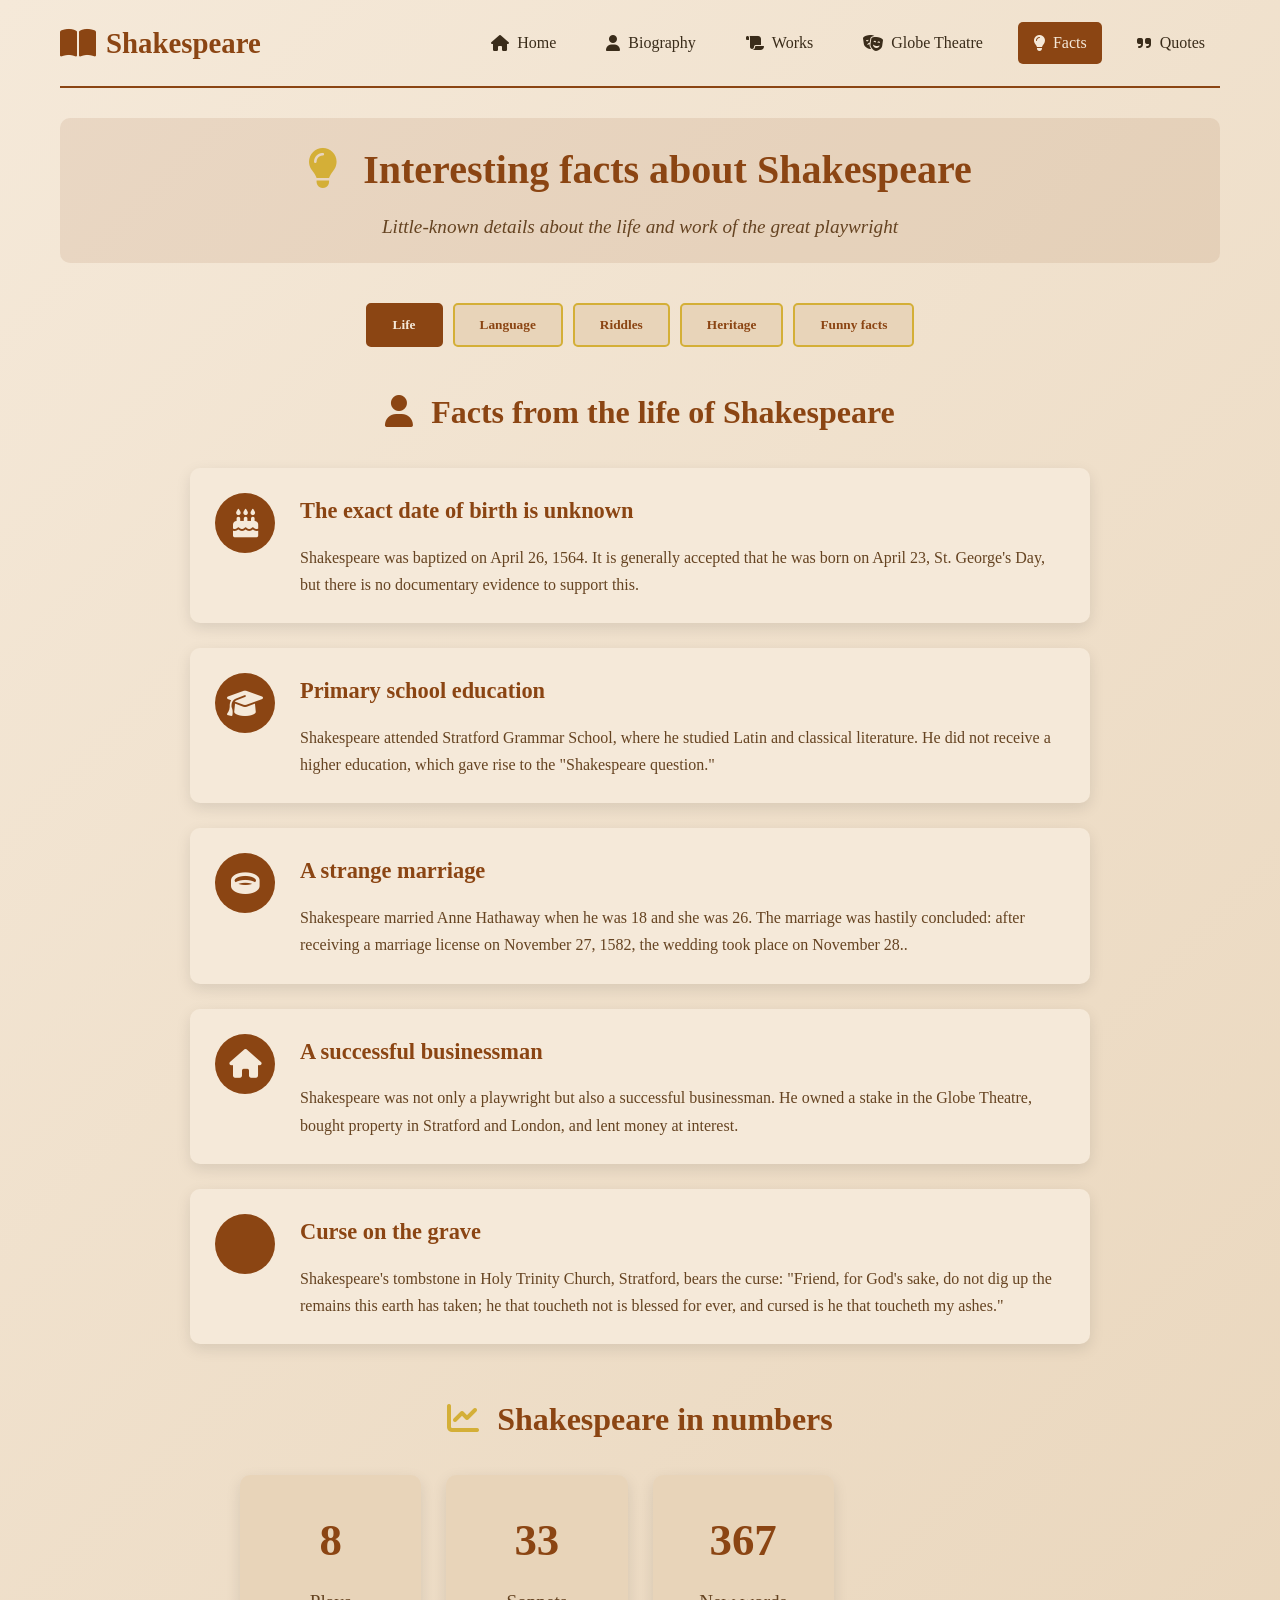
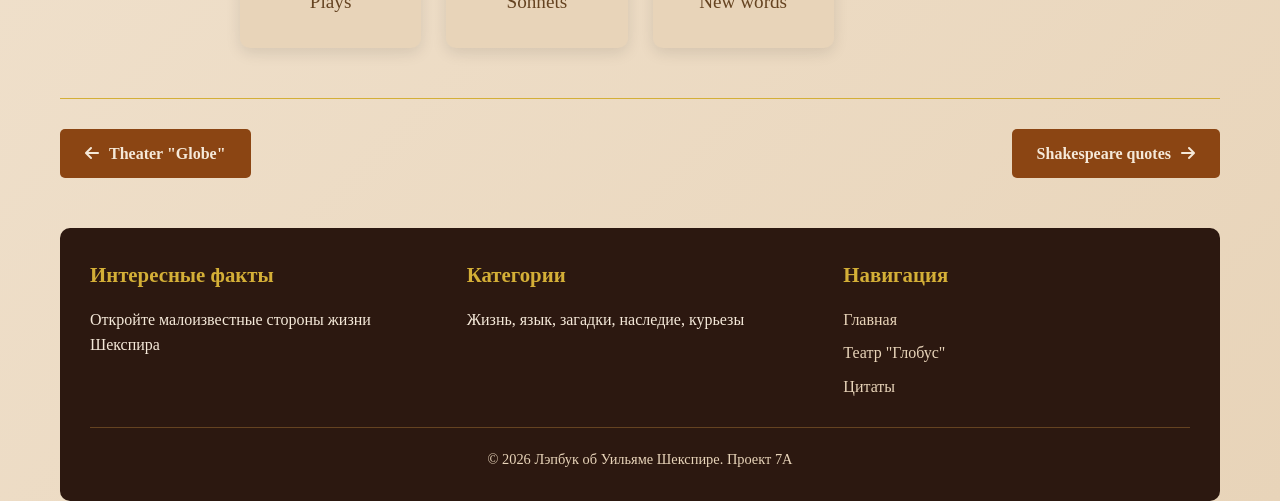
<file: facts.html>
<!DOCTYPE html>
<html lang="ru">
<head>
    <meta charset="UTF-8">
    <meta name="viewport" content="width=device-width, initial-scale=1.0">
    <title>Interesting facts about Shakespeare</title>
    <link rel="stylesheet" href="https://cdnjs.cloudflare.com/ajax/libs/font-awesome/6.4.0/css/all.min.css">
    <link rel="stylesheet" href="css/style.css">
    <link rel="stylesheet" href="css/facts.css">
</head>
<body>
    <div class="container">
        <nav class="main-nav">
            <div class="nav-brand">
                <i class="fas fa-book-open"></i>
                <span>Shakespeare</span>
            </div>
            <ul class="nav-menu">
                <li class="nav-item"><a href="index.html"><i class="fas fa-home"></i> Home</a></li>
                <li class="nav-item"><a href="biography.html"><i class="fas fa-user"></i> Biography</a></li>
                <li class="nav-item"><a href="works.html"><i class="fas fa-scroll"></i> Works</a></li>
                <li class="nav-item"><a href="theater.html"><i class="fas fa-theater-masks"></i> Globe Theatre</a></li>
                <li class="nav-item active"><a href="facts.html"><i class="fas fa-lightbulb"></i> Facts</a></li>
                <li class="nav-item"><a href="quotes.html"><i class="fas fa-quote-right"></i> Quotes</a></li>
            </ul>
            <button class="nav-toggle" id="navToggle">
                <i class="fas fa-bars"></i>
            </button>
        </nav>

        <main class="page-content">
            <div class="page-header">
                <h1><i class="fas fa-lightbulb"></i> Interesting facts about Shakespeare</h1>
                <p class="page-subtitle">Little-known details about the life and work of the great playwright</p>
            </div>
            
            <div class="facts-categories">
                <div class="category-tabs">
                    <button class="fact-tab active" data-category="life">Life</button>
                    <button class="fact-tab" data-category="language">Language</button>
                    <button class="fact-tab" data-category="mysteries">Riddles</button>
                    <button class="fact-tab" data-category="legacy">Heritage</button>
                    <button class="fact-tab" data-category="fun">Funny facts</button>
                </div>
                
                <div class="facts-container">
                    <!-- Жизнь -->
                    <div class="fact-category active" id="life">
                        <h2><i class="fas fa-user"></i> Facts from the life of Shakespeare</h2>
                        
                        <div class="fact-card">
                            <div class="fact-icon"><i class="fas fa-birthday-cake"></i></div>
                            <div class="fact-content">
                                <h3>The exact date of birth is unknown</h3>
                                <p>Shakespeare was baptized on April 26, 1564. It is generally accepted that he was born on April 23, St. George's Day, but there is no documentary evidence to support this.</p>
                            </div>
                        </div>
                        
                        <div class="fact-card">
                            <div class="fact-icon"><i class="fas fa-graduation-cap"></i></div>
                            <div class="fact-content">
                                <h3>Primary school education</h3>
                                <p>Shakespeare attended Stratford Grammar School, where he studied Latin and classical literature. He did not receive a higher education, which gave rise to the "Shakespeare question."</p>
                            </div>
                        </div>
                        
                        <div class="fact-card">
                            <div class="fact-icon"><i class="fas fa-ring"></i></div>
                            <div class="fact-content">
                                <h3>A strange marriage</h3>
                                <p>Shakespeare married Anne Hathaway when he was 18 and she was 26. The marriage was hastily concluded: after receiving a marriage license on November 27, 1582, the wedding took place on November 28..</p>
                            </div>
                        </div>
                        
                        <div class="fact-card">
                            <div class="fact-icon"><i class="fas fa-home"></i></div>
                            <div class="fact-content">
                                <h3>A successful businessman</h3>
                                <p>Shakespeare was not only a playwright but also a successful businessman. He owned a stake in the Globe Theatre, bought property in Stratford and London, and lent money at interest.</p>
                            </div>
                        </div>
                        
                        <div class="fact-card">
                            <div class="fact-icon"><i class="fas fa-tombstone"></i></div>
                            <div class="fact-content">
                                <h3>Curse on the grave</h3>
                                <p>Shakespeare's tombstone in Holy Trinity Church, Stratford, bears the curse: "Friend, for God's sake, do not dig up the remains this earth has taken; he that toucheth not is blessed for ever, and cursed is he that toucheth my ashes."</p>
                            </div>
                        </div>
                    </div>
                    
                    <!-- Язык -->
                    <div class="fact-category" id="language">
                        <h2><i class="fas fa-language"></i> Shakespeare and the English language</h2>
                        
                        <div class="fact-card">
                            <div class="fact-icon"><i class="fas fa-keyboard"></i></div>
                            <div class="fact-content">
                                <h3>Inventor of words</h3>
                                <p>Shakespeare introduced more than 1,700 words into the English language that we use today. Among them: "addiction," "bedroom," "eyeball," "fashionable," and "lonely."</p>
                            </div>
                        </div>
                        
                        <div class="fact-card">
                            <div class="fact-icon"><i class="fas fa-quote-right"></i></div>
                            <div class="fact-content">
                                <h3>Author of popular phrases</h3>
                                <p>Many phrases we use today first appeared in Shakespeare's works: "to be or not to be," "all the world's a stage," "all that glitters is not gold," "a lady protests too much."</p>
                            </div>
                        </div>
                        
                        <div class="fact-card">
                            <div class="fact-icon"><i class="fas fa-book"></i></div>
                            <div class="fact-content">
                                <h3>Shakespeare's Dictionary</h3>
                                <p>Shakespeare's vocabulary is estimated at 17,000-29,000 words (by comparison, the average educated person uses about 3,000-5,000 words). The King James Version uses about 8,000 different words.</p>
                            </div>
                        </div>
                        
                        <div class="fact-card">
                            <div class="fact-icon"><i class="fas fa-spell-check"></i></div>
                            <div class="fact-content">
                                <h3>Different spelling options</h3>
                                <p>Shakespeare's surname appears in documents with over 80 spelling variations, including Shakespear, Shakspear, Shakspere, and even Shaxberd. The playwright himself signed his name differently in different documents.</p>
                            </div>
                        </div>
                    </div>
                    
                    <!-- Загадки -->
                    <div class="fact-category" id="mysteries">
                        <h2><i class="fas fa-question-circle"></i> Riddles and hoaxes</h2>
                        
                        <div class="fact-card">
                            <div class="fact-icon"><i class="fas fa-user-secret"></i></div>
                            <div class="fact-content">
                                <h3>The Shakespearean Question</h3>
                                <p>Some scholars doubt that a man named William Shakespeare of Stratford wrote all the works attributed to him. Francis Bacon, Christopher Marlowe, and Edward de Vere have been suggested as possible authors.</p>
                            </div>
                        </div>
                        
                        <div class="fact-card">
                            <div class="fact-icon"><i class="fas fa-portrait"></i></div>
                            <div class="fact-content">
                                <h3>The Mystery of Portraits</h3>
                                <p>Не существует прижизненных портретов Шекспира, написанных с натуры. Самый известный портрет — гравюра Мартина Друшаута из Первого фолио (1623). Также существует Чандосовский портрет, но его атрибуция спорна.</p>
                            </div>
                        </div>
                        
                        <div class="fact-card">
                            <div class="fact-icon"><i class="fas fa-mask"></i></div>
                            <div class="fact-content">
                                <h3>Lost Years</h3>
                                <p>Nothing is known about Shakespeare's life from 1585 to 1592 (between the birth of the twins and his arrival in London). This period is known as the "Lost Years." Various theories exist: he was a teacher, a soldier, a lawyer, or traveled throughout Europe.</p>
                            </div>
                        </div>
                        
                        <div class="fact-card">
                            <div class="fact-icon"><i class="fas fa-book-dead"></i></div>
                            <div class="fact-content">
                                <h3>The Curse of Macbeth</h3>
                                <p>There's a superstition in the theater that uttering the title of "Macbeth" in the theater brings bad luck. Actors call it "the Scottish play." Shakespeare is believed to have used actual witchcraft in the play.</p>
                            </div>
                        </div>
                    </div>
                    
                    <!-- Наследие -->
                    <div class="fact-category" id="legacy">
                        <h2><i class="fas fa-monument"></i> Legacy and influence</h2>
                        
                        <div class="fact-card">
                            <div class="fact-icon"><i class="fas fa-film"></i></div>
                            <div class="fact-content">
                                <h3>Record-breaking film adaptations</h3>
                                <p>Shakespeare's works have been adapted for the screen over 400 times—a record for any writer. "Hamlet" has been adapted for the screen over 50 times, and "Romeo and Juliet" over 40 times. The first adaptation was made in 1899.</p>
                            </div>
                        </div>
                        
                        <div class="fact-card">
                            <div class="fact-icon"><i class="fas fa-globe"></i></div>
                            <div class="fact-content">
                                <h3>Shakespeare in Space</h3>
                                <p>On Mercury, there is a crater called Shakespeare, 400 km in diameter. An asteroid (2985 Shakespeare) and craters on Uranus's moons, Miranda and Oberon, are also named after Shakespeare.</p>
                            </div>
                        </div>
                        
                        <div class="fact-card">
                            <div class="fact-icon"><i class="fas fa-calendar-alt"></i></div>
                            <div class="fact-content">
                                <h3>Shakespeare Day</h3>
                                <p>April 23 is celebrated as Shakespeare Day, the date Shakespeare died on (according to the Julian calendar). April 23 is also World Book and Copyright Day..</p>
                            </div>
                        </div>
                        
                        <div class="fact-card">
                            <div class="fact-icon"><i class="fas fa-monument"></i></div>
                            <div class="fact-content">
                                <h3>Monuments around the world</h3>
                                <p>Shakespeare monuments have been erected in London, Stratford, New York, San Francisco, Melbourne, Buenos Aires, and many other cities around the world. New York's Central Park boasts the only Shakespeare monument depicting him seated.</p>
                            </div>
                        </div>
                    </div>
                    
                    <!-- Забавные facts -->
                    <div class="fact-category" id="fun">
                        <h2><i class="fas fa-laugh"></i> Funny and curious facts</h2>
                        
                        <div class="fact-card">
                            <div class="fact-icon"><i class="fas fa-beer"></i></div>
                            <div class="fact-content">
                                <h3>Shakespeare Brewery</h3>
                                <p>In 2016, to mark the 400th anniversary of Shakespeare's death, a British brewery released "Shakespeare's Birthplace," a beer brewed according to a 16th-century recipe that included barley, hops, and wild rosemary.</p>
                            </div>
                        </div>
                        
                        <div class="fact-card">
                            <div class="fact-icon"><i class="fas fa-cat"></i></div>
                            <div class="fact-content">
                                <h3>Shakespeare's Cat</h3>
                                <p>Shakespeare's works mention over 50 different animals, but never cats. However, the plays also include references to tigers, lions, and leopards..</p>
                            </div>
                        </div>
                        
                        <div class="fact-card">
                            <div class="fact-icon"><i class="fas fa-ghost"></i></div>
                            <div class="fact-content">
                                <h3>The Ghost in Hamlet</h3>
                                <p>The ghost of Hamlet's father is one of the most famous ghosts in world literature. Interestingly, in the original text, the ghost speaks 90 lines, but in some productions, he speaks nothing at all.</p>
                            </div>
                        </div>
                        
                        <div class="fact-card">
                            <div class="fact-icon"><i class="fas fa-user-md"></i></div>
                            <div class="fact-content">
                                <h3>Shakespeare and medicine</h3>
                                <p>Shakespeare's works mention over 700 medical terms and describe 64 different diseases. Some researchers believe Shakespeare may have worked as an apothecary or physician.</p>
                            </div>
                        </div>
                        
                        <div class="fact-card">
                            <div class="fact-icon"><i class="fas fa-camera"></i></div>
                            <div class="fact-content">
                                <h3>A photograph of Shakespeare's "ghost"</h3>
                                <p>In 1869, a photograph was taken that purported to capture Shakespeare's ghost. In reality, it was a double exposure. The photograph became popular and gave rise to numerous legends.</p>
                            </div>
                        </div>
                    </div>
                </div>
            </div>
            
            <div class="facts-counter">
                <h2><i class="fas fa-chart-line"></i> Shakespeare in numbers</h2>
                <div class="counter-grid">
                    <div class="counter-item">
                        <div class="counter-number" data-count="38">0</div>
                        <div class="counter-label">Plays</div>
                    </div>
                    <div class="counter-item">
                        <div class="counter-number" data-count="154">0</div>
                        <div class="counter-label">Sonnets</div>
                    </div>
                    <div class="counter-item">
                        <div class="counter-number" data-count="1700">0</div>
                        <div class="counter-label">New words</div>
                    </div>
                    <div class="counter-item">
                        <div class="counter-number" data-count="400">0</div>
                        <div class="counter-label">Film adaptations</div>
                    </div>
                </div>
            </div>
            
            <div class="page-navigation">
                <a href="theater.html" class="nav-button prev-button">
                    <i class="fas fa-arrow-left"></i> Theater "Globe"
                </a>
                <a href="quotes.html" class="nav-button next-button">
                    Shakespeare quotes <i class="fas fa-arrow-right"></i>
                </a>
            </div>
        </main>
        
        <footer>
            <div class="footer-content">
                <div class="footer-section">
                    <h3>Интересные факты</h3>
                    <p>Откройте малоизвестные стороны жизни Шекспира</p>
                </div>
                <div class="footer-section">
                    <h3>Категории</h3>
                    <p>Жизнь, язык, загадки, наследие, курьезы</p>
                </div>
                <div class="footer-section">
                    <h3>Навигация</h3>
                    <ul class="footer-nav">
                        <li><a href="index.html">Главная</a></li>
                        <li><a href="theater.html">Театр "Глобус"</a></li>
                        <li><a href="quotes.html">Цитаты</a></li>
                    </ul>
                </div>
            </div>
            <div class="footer-bottom">
                <p>© 2026 Лэпбук об Уильяме Шекспире. Проект 7А</p>
            </div>
        </footer>
    </div>

    <script src="js/script.js"></script>
    <script src="js/facts.js"></script>
</body>
</html>
</file>
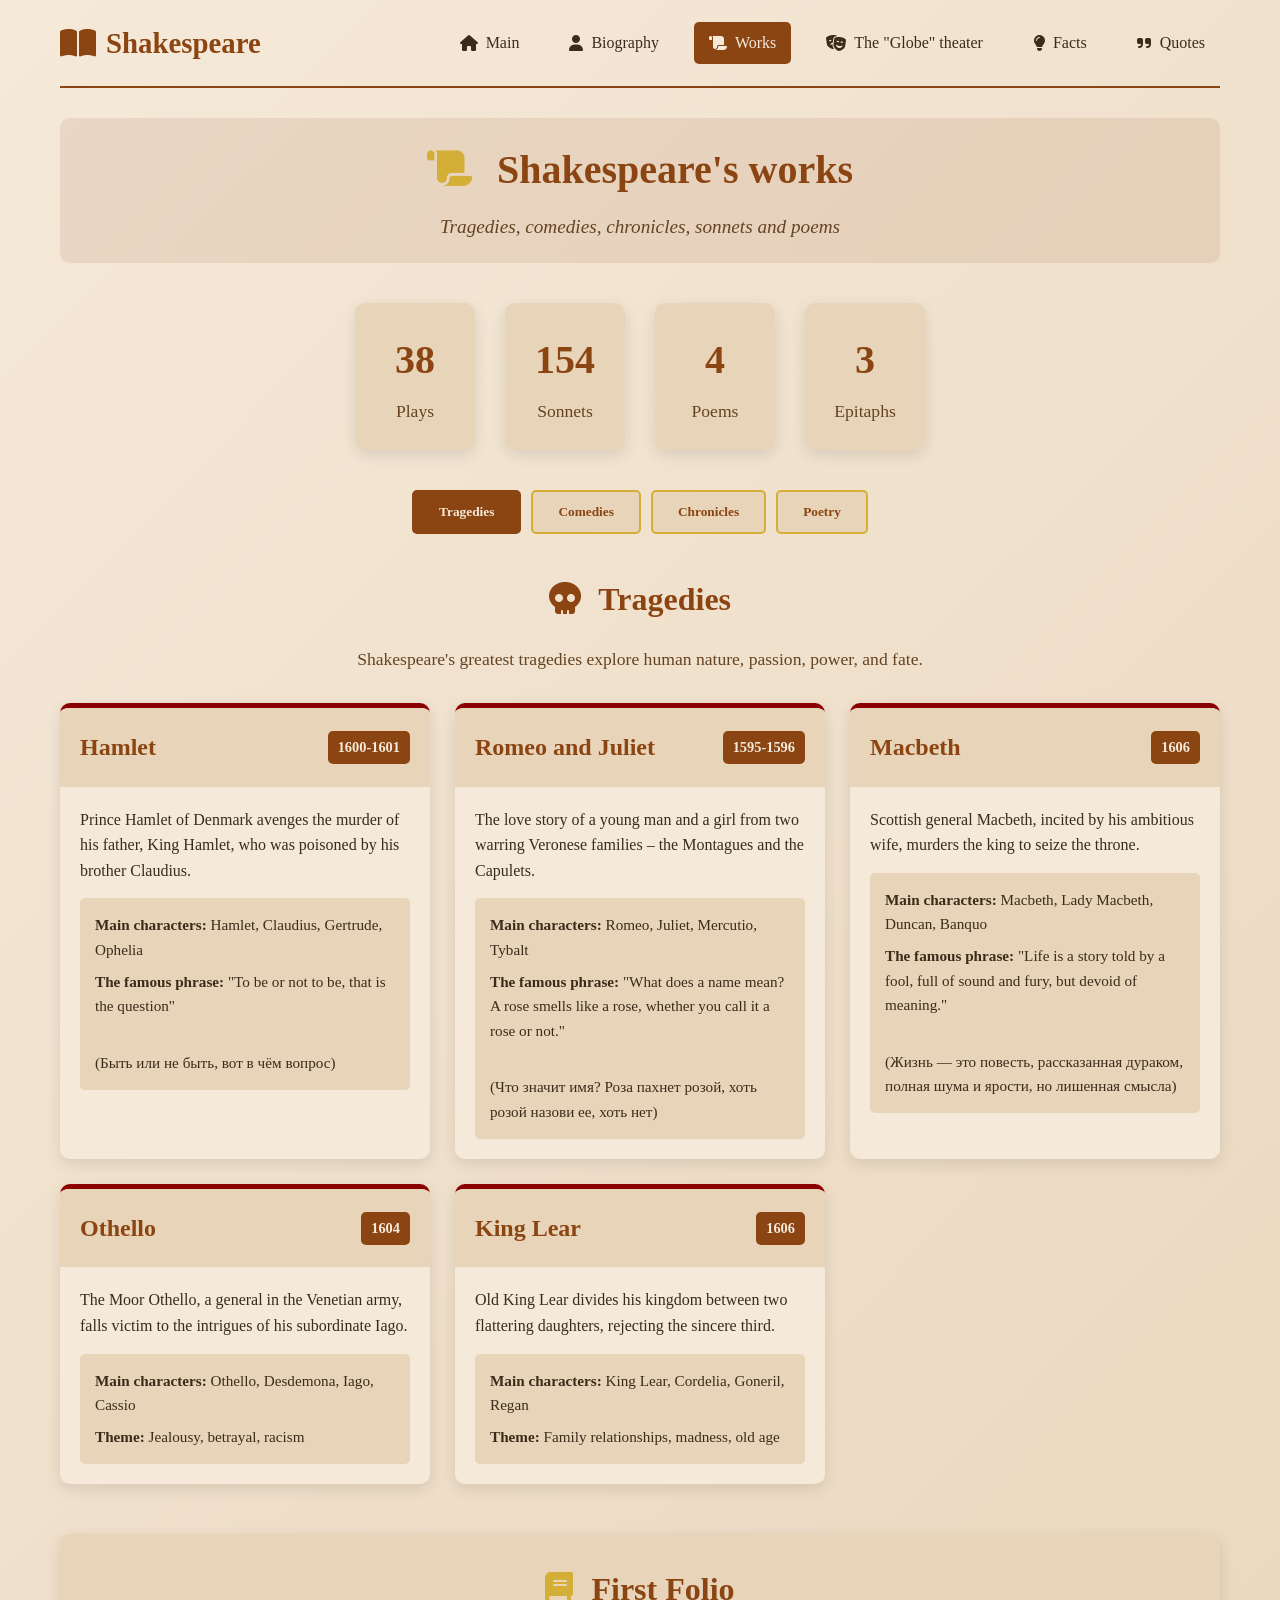
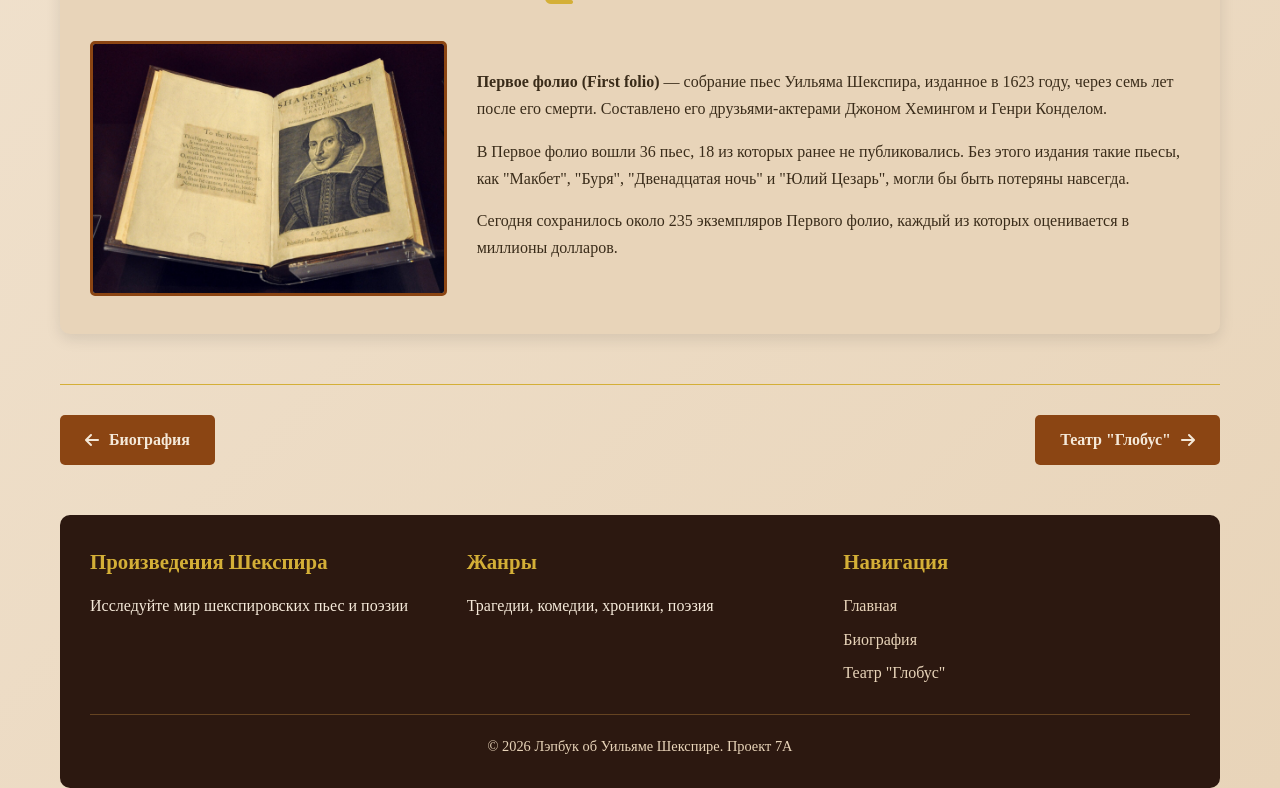
<file: works.html>
<!DOCTYPE html>
<html lang="ru">
<head>
    <meta charset="UTF-8">
    <meta name="viewport" content="width=device-width, initial-scale=1.0">
    <title>Shakespeare's works</title>
    <link rel="stylesheet" href="https://cdnjs.cloudflare.com/ajax/libs/font-awesome/6.4.0/css/all.min.css">
    <link rel="stylesheet" href="css/style.css">
    <link rel="stylesheet" href="css/works.css">
</head>
<body>
    <div class="container">
        <nav class="main-nav">
            <div class="nav-brand">
                <i class="fas fa-book-open"></i>
                <span>Shakespeare</span>
            </div>
            <ul class="nav-menu">
                <li class="nav-item active"><a href="index.html"><i class="fas fa-home"></i> Main</a></li>
                <li class="nav-item"><a href="biography.html"><i class="fas fa-user"></i> Biography</a></li>
                <li class="nav-item"><a href="works.html"><i class="fas fa-scroll"></i> Works</a></li>
                <li class="nav-item"><a href="theater.html"><i class="fas fa-theater-masks"></i> The "Globe" theater</a></li>
                <li class="nav-item"><a href="facts.html"><i class="fas fa-lightbulb"></i> Facts</a></li>
                <li class="nav-item"><a href="quotes.html"><i class="fas fa-quote-right"></i> Quotes</a></li>
            </ul>
            <button class="nav-toggle" id="navToggle">
                <i class="fas fa-bars"></i>
            </button>
        </nav>

        <main class="page-content">
            <div class="page-header">
                <h1><i class="fas fa-scroll"></i> Shakespeare's works</h1>
                <p class="page-subtitle">Tragedies, comedies, chronicles, sonnets and poems</p>
            </div>
            
            <div class="works-stats">
                <div class="stat-item">
                    <div class="stat-number">38</div>
                    <div class="stat-label">Plays</div>
                </div>
                <div class="stat-item">
                    <div class="stat-number">154</div>
                    <div class="stat-label">Sonnets</div>
                </div>
                <div class="stat-item">
                    <div class="stat-number">4</div>
                    <div class="stat-label">Poems</div>
                </div>
                <div class="stat-item">
                    <div class="stat-number">3</div>
                    <div class="stat-label">Epitaphs</div>
                </div>
            </div>
            
            <div class="works-categories">
                <div class="category-tabs">
                    <button class="tab-button active" data-category="tragedies">Tragedies</button>
                    <button class="tab-button" data-category="comedies">Comedies</button>
                    <button class="tab-button" data-category="histories">Chronicles</button>
                    <button class="tab-button" data-category="poetry">Poetry</button>
                </div>
                
                <div class="category-content active" id="tragedies">
                    <h2><i class="fas fa-skull"></i> Tragedies</h2>
                    <p class="category-description">Shakespeare's greatest tragedies explore human nature, passion, power, and fate.</p>
                    
                    <div class="works-grid">
                        <div class="work-card tragedy">
                            <div class="work-header">
                                <h3>Hamlet</h3>
                                <span class="work-year">1600-1601</span>
                            </div>
                            <div class="work-content">
                                <p class="work-synopsis">Prince Hamlet of Denmark avenges the murder of his father, King Hamlet, who was poisoned by his brother Claudius.</p>
                                <div class="work-info">
                                    <p><strong>Main characters:</strong> Hamlet, Claudius, Gertrude, Ophelia</p>
                                    <p><strong>The famous phrase:</strong> "To be or not to be, that is the question"</p>
                                    <br>(Быть или не быть, вот в чём вопрос)</br>
                                </div>
                            </div>
                        </div>
                        
                        <div class="work-card tragedy">
                            <div class="work-header">
                                <h3>Romeo and Juliet</h3>
                                <span class="work-year">1595-1596</span>
                            </div>
                            <div class="work-content">
                                <p class="work-synopsis">The love story of a young man and a girl from two warring Veronese families – the Montagues and the Capulets.</p>
                                <div class="work-info">
                                    <p><strong>Main characters:</strong> Romeo, Juliet, Mercutio, Tybalt</p>
                                    <p><strong>The famous phrase:</strong> "What does a name mean? A rose smells like a rose, whether you call it a rose or not."</p>
                                    <br>(Что значит имя? Роза пахнет розой, хоть розой назови ее, хоть нет)</br>
                                </div>
                            </div>
                        </div>
                        
                        <div class="work-card tragedy">
                            <div class="work-header">
                                <h3>Macbeth</h3>
                                <span class="work-year">1606</span>
                            </div>
                            <div class="work-content">
                                <p class="work-synopsis">Scottish general Macbeth, incited by his ambitious wife, murders the king to seize the throne.</p>
                                <div class="work-info">
                                    <p><strong>Main characters:</strong> Macbeth, Lady Macbeth, Duncan, Banquo</p>
                                    <p><strong>The famous phrase:</strong> "Life is a story told by a fool, full of sound and fury, but devoid of meaning."</p>
                                    <br>(Жизнь — это повесть, рассказанная дураком, полная шума и ярости, но лишенная смысла)</br>
                                </div>
                            </div>
                        </div>
                        
                        <div class="work-card tragedy">
                            <div class="work-header">
                                <h3>Othello</h3>
                                <span class="work-year">1604</span>
                            </div>
                            <div class="work-content">
                                <p class="work-synopsis">The Moor Othello, a general in the Venetian army, falls victim to the intrigues of his subordinate Iago.</p>
                                <div class="work-info">
                                    <p><strong>Main characters:</strong> Othello, Desdemona, Iago, Cassio</p>
                                    <p><strong>Theme:</strong> Jealousy, betrayal, racism</p>
                                </div>
                            </div>
                        </div>
                        
                        <div class="work-card tragedy">
                            <div class="work-header">
                                <h3>King Lear</h3>
                                <span class="work-year">1606</span>
                            </div>
                            <div class="work-content">
                                <p class="work-synopsis">Old King Lear divides his kingdom between two flattering daughters, rejecting the sincere third.</p>
                                <div class="work-info">
                                    <p><strong>Main characters:</strong> King Lear, Cordelia, Goneril, Regan</p>
                                    <p><strong>Theme:</strong> Family relationships, madness, old age</p>
                                </div>
                            </div>
                        </div>
                    </div>
                </div>
                
                <div class="category-content" id="comedies">
                    <h2><i class="fas fa-laugh"></i> Comedies</h2>
                    <p class="category-description">Shakespeare's comedies are full of wit, love affairs and happy endings.</p>
                    
                    <div class="works-grid">
                        <div class="work-card comedy">
                            <div class="work-header">
                                <h3>A Midsummer Night's Dream</h3>
                                <span class="work-year">1595-1596</span>
                            </div>
                            <div class="work-content">
                                <p class="work-synopsis">A twisted love story set in a magical forest on the eve of the summer solstice.</p>
                                <div class="work-info">
                                    <p><strong>Main characters:</strong> Oberon, Titania, Puck, Theseus</p>
                                    <p><strong>Peculiarity:</strong> A combination of reality and fantasy</p>
                                </div>
                            </div>
                        </div>
                        
                        <div class="work-card comedy">
                            <div class="work-header">
                                <h3>The Taming of the Shrew</h3>
                                <span class="work-year">1593-1594</span>
                            </div>
                            <div class="work-content">
                                <p class="work-synopsis">Petruchio decides to marry the obstinate Katherina and "tames" her character.</p>
                                <div class="work-info">
                                    <p><strong>Main characters:</strong> Petruchio, Katarina, Bianca</p>
                                    <p><strong>Тheme:</strong> Gender roles, marriage, parenting</p>
                                </div>
                            </div>
                        </div>
                        
                        <div class="work-card comedy">
                            <div class="work-header">
                                <h3>Twelfth Night</h3>
                                <span class="work-year">1601-1602</span>
                            </div>
                            <div class="work-content">
                                <p class="work-synopsis">After a shipwreck, Viola disguises herself as a man and enters the service of Duke Orsino.</p>
                                <div class="work-info">
                                    <p><strong>Main characters:</strong> Viola/Sebastian, Orsino, Olivia</p>
                                    <p><strong>Peculiarity:</strong> The theme of dressing up and confusion</p>
                                </div>
                            </div>
                        </div>
                        
                        <div class="work-card comedy">
                            <div class="work-header">
                                <h3>Much ado about nothing</h3>
                                <span class="work-year">1598-1599</span>
                            </div>
                            <div class="work-content">
                                <p class="work-synopsis">The story of two couples: Claudio and Hero, and Benedick and Beatrice.</p>
                                <div class="work-info">
                                    <p><strong>Main characters:</strong> Benedick, Beatrice, Claudio, Gero</p>
                                    <p><strong>Theme:</strong> Love, deception, wit</p>
                                </div>
                            </div>
                        </div>
                    </div>
                </div>
                
                <div class="category-content" id="histories">
                    <h2><i class="fas fa-crown"></i> Historical chronicles</h2>
                    <p class="category-description">Plays based on English history that explore power, politics and national identity.</p>
                    
                    <div class="works-grid">
                        <div class="work-card history">
                            <div class="work-header">
                                <h3>Richard III</h3>
                                <span class="work-year">1592-1593</span>
                            </div>
                            <div class="work-content">
                                <p class="work-synopsis">The story of Richard III, the last Yorkist king, and his rise to the throne through betrayal and murder.</p>
                                <div class="work-info">
                                    <p><strong>Main characters:</strong> Richard III, Queen Margaret, Duke of Buckingham</p>
                                    <p><strong>Famous phrase:</strong> "A horse! A horse! Half a kingdom for a horse!"</p>
                                    <br>(Коня! Коня! Полцарства за коня!)</br>
                                </div>
                            </div>
                        </div>
                        
                        <div class="work-card history">
                            <div class="work-header">
                                <h3>Henry IV</h3>
                                <span class="work-year">1597-1598</span>
                            </div>
                            <div class="work-content">
                                <p class="work-synopsis">King Henry IV fights rebels while his son Prince Hal spends time with Sir John Falstaff.</p>
                                <div class="work-info">
                                    <p><strong>Main characters:</strong> Henry IV, Prince Hal, Falstaff, Hotspur</p>
                                    <p><strong>Peculiarity:</strong> A combination of serious story and comic scenes</p>
                                </div>
                            </div>
                        </div>
                        
                        <div class="work-card history">
                            <div class="work-header">
                                <h3>Henry V</h3>
                                <span class="work-year">1599</span>
                            </div>
                            <div class="work-content">
                                <p class="work-synopsis">Young King Henry V leads the English army to victory over the French at the Battle of Agincourt.</p>
                                <div class="work-info">
                                    <p><strong>Main characters:</strong> Henry V, Catherine, Fluellen</p>
                                    <p><strong>Famous phrase:</strong> "Once upon a time on St. Crispin's Day"</p>
                                    <br>"Однажды в день Святого Криспина"</br>
                                </div>
                            </div>
                        </div>
                    </div>
                </div>
                
                <div class="category-content" id="poetry">
                    <h2><i class="fas fa-heart"></i> Poetry</h2>
                    <p class="category-description">Shakespeare's sonnets and poems are masterpieces of love and philosophical lyrics.</p>
                    
                    <div class="poetry-works">
                        <div class="poetry-card">
                            <h3>Sonnets (1609)</h3>
                            <p>154 sonnets, devoted to themes of love, beauty, politics, and morality. They are divided into two cycles: sonnets 1-126 are addressed to a "fair-haired youth," and sonnets 127-154 to a "dark lady."</p>
                            <div class="sonnet-example">
                                <h4>Sonnet 18 (fragment):</h4>
                                <p class="sonnet-text">"Сравню ли с летним днем твои черты?<br>
                                Но ты милей, умеренней и нежней.<br>
                                Ломает май случайные цветы,<br>
                                И срок прекрасный слишком коротей."</p>
                            </div>
                        </div>
                        
                        <div class="poetry-card">
                            <h3>Venus and Adonis (Венера и Адонис) (1593)</h3>
                            <p>Shakespeare's first published work, the poem tells the story of the goddess of love, Venus, and her unsuccessful attempts to seduce the young hunter Adonis.</p>
                        </div>
                        
                        <div class="poetry-card">
                            <h3>Dishonored Lucretia (Обесчещенная Лукреция) (1594)</h3>
                            <p>A poem about the virtuous Roman woman Lucretia, who was raped by the son of King Tarquinius and committed suicide, which led to an uprising and the establishment of a republic.</p>
                        </div>
                    </div>
                </div>
            </div>
            
            <div class="first-folio">
                <h2><i class="fas fa-book"></i> First Folio</h2>    
                <div class="folio-content">
                    <div class="folio-image">
                        <img src="./imgs/First_Folio_VA.jpg" 
                             alt="Первое фолио Шекспира">
                    </div>
                    <div class="folio-text">
                        <p><strong>Первое фолио (First folio)</strong> — собрание пьес Уильяма Шекспира, изданное в 1623 году, через семь лет после его смерти. Составлено его друзьями-актерами Джоном Хемингом и Генри Конделом.</p>
                        <p>В Первое фолио вошли 36 пьес, 18 из которых ранее не публиковались. Без этого издания такие пьесы, как "Макбет", "Буря", "Двенадцатая ночь" и "Юлий Цезарь", могли бы быть потеряны навсегда.</p>
                        <p>Сегодня сохранилось около 235 экземпляров Первого фолио, каждый из которых оценивается в миллионы долларов.</p>
                    </div>
                </div>
            </div>
            
            <div class="page-navigation">
                <a href="biography.html" class="nav-button prev-button">
                    <i class="fas fa-arrow-left"></i> Биография
                </a>
                <a href="theater.html" class="nav-button next-button">
                    Театр "Глобус" <i class="fas fa-arrow-right"></i>
                </a>
            </div>
        </main>
        
        <footer>
            <div class="footer-content">
                <div class="footer-section">
                    <h3>Произведения Шекспира</h3>
                    <p>Исследуйте мир шекспировских пьес и поэзии</p>
                </div>
                <div class="footer-section">
                    <h3>Жанры</h3>
                    <p>Трагедии, комедии, хроники, поэзия</p>
                </div>
                <div class="footer-section">
                    <h3>Навигация</h3>
                    <ul class="footer-nav">
                        <li><a href="index.html">Главная</a></li>
                        <li><a href="biography.html">Биография</a></li>
                        <li><a href="theater.html">Театр "Глобус"</a></li>
                    </ul>
                </div>
            </div>
            <div class="footer-bottom">
                <p>© 2026 Лэпбук об Уильяме Шекспире. Проект 7А</p>
            </div>
        </footer>
    </div>

    <script src="js/script.js"></script>
    <script src="js/works.js"></script>
</body>
</html>
</file>
<file: css/style.css>
/* Основные стили для всех страниц */
* {
    margin: 0;
    padding: 0;
    box-sizing: border-box;
    font-family: 'Georgia', serif;
}

body {
    background: linear-gradient(135deg, #f5e9d9 0%, #e8d4b9 100%);
    min-height: 100vh;
    color: #3a2c1a;
    line-height: 1.6;
}

.container {
    max-width: 1200px;
    margin: 0 auto;
    padding: 0 20px;
}

/* Навигация */
.main-nav {
    display: flex;
    justify-content: space-between;
    align-items: center;
    padding: 20px 0;
    margin-bottom: 30px;
    border-bottom: 2px solid #8b4513;
}

.nav-brand {
    display: flex;
    align-items: center;
    font-size: 1.8rem;
    font-weight: bold;
    color: #8b4513;
}

.nav-brand i {
    margin-right: 10px;
    font-size: 2rem;
}

.nav-menu {
    display: flex;
    list-style: none;
    gap: 20px;
}

.nav-item a {
    text-decoration: none;
    color: #3a2c1a;
    padding: 8px 15px;
    border-radius: 5px;
    transition: all 0.3s ease;
    display: flex;
    align-items: center;
    gap: 8px;
}

.nav-item a:hover {
    background-color: #8b4513;
    color: #f5e9d9;
}

.nav-item.active a {
    background-color: #8b4513;
    color: #f5e9d9;
}

.nav-toggle {
    display: none;
    background: none;
    border: none;
    font-size: 1.5rem;
    color: #8b4513;
    cursor: pointer;
}

/* Заголовок страницы */
.page-header {
    text-align: center;
    margin-bottom: 40px;
    padding: 20px;
    background-color: rgba(139, 69, 19, 0.1);
    border-radius: 10px;
}

.page-header h1 {
    font-size: 2.5rem;
    color: #8b4513;
    margin-bottom: 10px;
}

.page-header h1 i {
    margin-right: 15px;
    color: #d4af37;
}

.page-subtitle {
    font-size: 1.2rem;
    color: #654321;
    font-style: italic;
}

/* Основное содержимое */
.page-content {
    margin-bottom: 50px;
}

/* Навигация между страницами */
.page-navigation {
    display: flex;
    justify-content: space-between;
    margin-top: 50px;
    padding-top: 30px;
    border-top: 1px solid #d4af37;
}

.nav-button {
    display: inline-flex;
    align-items: center;
    padding: 12px 25px;
    background-color: #8b4513;
    color: #f5e9d9;
    text-decoration: none;
    border-radius: 5px;
    transition: all 0.3s ease;
    font-weight: bold;
}

.nav-button:hover {
    background-color: #a0522d;
    transform: translateY(-3px);
    box-shadow: 0 5px 15px rgba(0, 0, 0, 0.2);
}

.prev-button i {
    margin-right: 10px;
}

.next-button i {
    margin-left: 10px;
}

/* Футер */
footer {
    background-color: #2c1810;
    color: #f5e9d9;
    border-radius: 10px;
    padding: 30px;
    margin-top: 50px;
}

.footer-content {
    display: grid;
    grid-template-columns: repeat(3, 1fr);
    gap: 30px;
    margin-bottom: 20px;
}

.footer-section h3 {
    color: #d4af37;
    margin-bottom: 15px;
    font-size: 1.3rem;
}

.footer-nav {
    list-style: none;
}

.footer-nav li {
    margin-bottom: 8px;
}

.footer-nav a {
    color: #e8d4b9;
    text-decoration: none;
    transition: color 0.3s ease;
}

.footer-nav a:hover {
    color: #d4af37;
}

.footer-bottom {
    text-align: center;
    padding-top: 20px;
    border-top: 1px solid #654321;
    font-size: 0.9rem;
    color: #e8d4b9;
}

/* Анимации */
@keyframes fadeIn {
    from {
        opacity: 0;
        transform: translateY(20px);
    }
    to {
        opacity: 1;
        transform: translateY(0);
    }
}

.fade-in {
    animation: fadeIn 0.8s ease forwards;
}

/* Адаптивность */
@media (max-width: 768px) {
    .nav-menu {
        display: none;
        flex-direction: column;
        position: absolute;
        top: 80px;
        right: 20px;
        background-color: #f5e9d9;
        padding: 20px;
        border-radius: 10px;
        box-shadow: 0 5px 15px rgba(0, 0, 0, 0.2);
        z-index: 100;
        width: 200px;
    }
    
    .nav-menu.active {
        display: flex;
    }
    
    .nav-toggle {
        display: block;
    }
    
    .footer-content {
        grid-template-columns: 1fr;
        gap: 20px;
    }
    
    .page-header h1 {
        font-size: 2rem;
    }
}

@media (max-width: 480px) {
    .container {
        padding: 0 15px;
    }
    
    .page-navigation {
        flex-direction: column;
        gap: 15px;
    }
    
    .nav-button {
        text-align: center;
        justify-content: center;
    }
}
</file>
<file: css/facts.css>
/* Стили для страницы интересных фактов */
.facts-categories {
    margin-bottom: 50px;
}

.category-tabs {
    display: flex;
    justify-content: center;
    gap: 10px;
    margin-bottom: 40px;
    flex-wrap: wrap;
}

.fact-tab {
    padding: 12px 25px;
    background-color: #e8d4b9;
    border: 2px solid #d4af37;
    border-radius: 5px;
    color: #8b4513;
    font-weight: bold;
    cursor: pointer;
    transition: all 0.3s ease;
}

.fact-tab:hover {
    background-color: #d4af37;
    color: #f5e9d9;
}

.fact-tab.active {
    background-color: #8b4513;
    color: #f5e9d9;
    border-color: #8b4513;
}

.facts-container {
    max-width: 900px;
    margin: 0 auto;
}

.fact-category {
    display: none;
}

.fact-category.active {
    display: block;
    animation: fadeIn 0.5s ease;
}

.fact-category h2 {
    color: #8b4513;
    margin-bottom: 30px;
    font-size: 2rem;
    text-align: center;
}

.fact-category h2 i {
    margin-right: 10px;
}

/* Карточки фактов */
.fact-card {
    display: flex;
    background-color: #f5e9d9;
    padding: 25px;
    border-radius: 10px;
    margin-bottom: 25px;
    box-shadow: 0 5px 15px rgba(0, 0, 0, 0.1);
    align-items: flex-start;
    transition: transform 0.3s ease;
}

.fact-card:hover {
    transform: translateY(-5px);
    box-shadow: 0 10px 25px rgba(0, 0, 0, 0.2);
}

.fact-icon {
    background-color: #8b4513;
    color: #f5e9d9;
    width: 60px;
    height: 60px;
    border-radius: 50%;
    display: flex;
    justify-content: center;
    align-items: center;
    margin-right: 25px;
    font-size: 1.8rem;
    flex-shrink: 0;
}

.fact-content {
    flex: 1;
}

.fact-content h3 {
    color: #8b4513;
    margin-bottom: 15px;
    font-size: 1.4rem;
}

.fact-content p {
    color: #654321;
    line-height: 1.7;
}

/* Счетчик фактов */
.facts-counter {
    margin: 50px 0;
    text-align: center;
}

.facts-counter h2 {
    color: #8b4513;
    margin-bottom: 30px;
    font-size: 2rem;
}

.facts-counter h2 i {
    margin-right: 10px;
    color: #d4af37;
}

.counter-grid {
    display: grid;
    grid-template-columns: repeat(auto-fit, minmax(150px, 1fr));
    gap: 25px;
    max-width: 800px;
    margin: 0 auto;
}

.counter-item {
    background-color: #e8d4b9;
    padding: 30px 20px;
    border-radius: 10px;
    box-shadow: 0 5px 15px rgba(0, 0, 0, 0.1);
}

.counter-number {
    font-size: 2.8rem;
    font-weight: bold;
    color: #8b4513;
    margin-bottom: 10px;
}

.counter-label {
    font-size: 1.2rem;
    color: #654321;
}

/* Адаптивность для страницы фактов */
@media (max-width: 768px) {
    .category-tabs {
        gap: 5px;
    }
    
    .fact-tab {
        padding: 10px 15px;
        font-size: 0.9rem;
    }
    
    .fact-card {
        flex-direction: column;
        align-items: center;
        text-align: center;
    }
    
    .fact-icon {
        margin-right: 0;
        margin-bottom: 20px;
    }
    
    .counter-grid {
        grid-template-columns: repeat(2, 1fr);
    }
}

@media (max-width: 480px) {
    .fact-tab {
        padding: 8px 12px;
        font-size: 0.8rem;
    }
    
    .counter-grid {
        grid-template-columns: 1fr;
    }
}
</file>
<file: css/works.css>
/* Стили для страницы произведений */
.works-stats {
    display: flex;
    justify-content: center;
    gap: 30px;
    margin: 40px 0;
    flex-wrap: wrap;
}

.stat-item {
    text-align: center;
    background-color: #e8d4b9;
    padding: 25px 20px;
    border-radius: 10px;
    min-width: 120px;
    box-shadow: 0 5px 15px rgba(0, 0, 0, 0.1);
}

.stat-number {
    font-size: 2.5rem;
    font-weight: bold;
    color: #8b4513;
    margin-bottom: 5px;
}

.stat-label {
    font-size: 1.1rem;
    color: #654321;
}

/* Категории произведений */
.works-categories {
    margin-bottom: 50px;
}

.category-tabs {
    display: flex;
    justify-content: center;
    gap: 10px;
    margin-bottom: 40px;
    flex-wrap: wrap;
}

.tab-button {
    padding: 12px 25px;
    background-color: #e8d4b9;
    border: 2px solid #d4af37;
    border-radius: 5px;
    color: #8b4513;
    font-weight: bold;
    cursor: pointer;
    transition: all 0.3s ease;
}

.tab-button:hover {
    background-color: #d4af37;
    color: #f5e9d9;
}

.tab-button.active {
    background-color: #8b4513;
    color: #f5e9d9;
    border-color: #8b4513;
}

.category-content {
    display: none;
}

.category-content.active {
    display: block;
    animation: fadeIn 0.5s ease;
}

.category-content h2 {
    color: #8b4513;
    margin-bottom: 20px;
    font-size: 2rem;
    text-align: center;
}

.category-content h2 i {
    margin-right: 10px;
}

.category-description {
    text-align: center;
    max-width: 800px;
    margin: 0 auto 30px;
    color: #654321;
    font-size: 1.1rem;
    line-height: 1.6;
}

/* Карточки произведений */
.works-grid {
    display: grid;
    grid-template-columns: repeat(auto-fit, minmax(300px, 1fr));
    gap: 25px;
    margin-bottom: 40px;
}

.work-card {
    background-color: #f5e9d9;
    border-radius: 10px;
    overflow: hidden;
    box-shadow: 0 5px 15px rgba(0, 0, 0, 0.1);
    transition: transform 0.3s ease;
    border-top: 5px solid;
}

.work-card:hover {
    transform: translateY(-5px);
    box-shadow: 0 10px 25px rgba(0, 0, 0, 0.2);
}

.work-card.tragedy {
    border-top-color: #8b0000;
}

.work-card.comedy {
    border-top-color: #228b22;
}

.work-card.history {
    border-top-color: #1e90ff;
}

.work-header {
    background-color: #e8d4b9;
    padding: 20px;
    display: flex;
    justify-content: space-between;
    align-items: center;
}

.work-header h3 {
    color: #8b4513;
    font-size: 1.5rem;
}

.work-year {
    background-color: #8b4513;
    color: #f5e9d9;
    padding: 5px 10px;
    border-radius: 5px;
    font-size: 0.9rem;
    font-weight: bold;
}

.work-content {
    padding: 20px;
}

.work-synopsis {
    margin-bottom: 15px;
    line-height: 1.6;
    color: #3a2c1a;
}

.work-info {
    background-color: #e8d4b9;
    padding: 15px;
    border-radius: 5px;
    font-size: 0.95rem;
}

.work-info p {
    margin-bottom: 8px;
}

.work-info p:last-child {
    margin-bottom: 0;
}

/* Поэзия */
.poetry-works {
    display: grid;
    grid-template-columns: repeat(auto-fit, minmax(300px, 1fr));
    gap: 25px;
}

.poetry-card {
    background-color: #f5e9d9;
    padding: 25px;
    border-radius: 10px;
    box-shadow: 0 5px 15px rgba(0, 0, 0, 0.1);
    border-left: 5px solid #d4af37;
}

.poetry-card h3 {
    color: #8b4513;
    margin-bottom: 15px;
    font-size: 1.5rem;
}

.poetry-card p {
    margin-bottom: 15px;
    line-height: 1.6;
}

.sonnet-example {
    background-color: #e8d4b9;
    padding: 20px;
    border-radius: 5px;
    margin-top: 20px;
}

.sonnet-example h4 {
    color: #8b4513;
    margin-bottom: 10px;
    font-size: 1.2rem;
}

.sonnet-text {
    font-style: italic;
    line-height: 1.8;
    color: #654321;
}

/* Первое фолио */
.first-folio {
    margin: 50px 0;
    background-color: #e8d4b9;
    padding: 30px;
    border-radius: 10px;
    box-shadow: 0 5px 15px rgba(0, 0, 0, 0.1);
}

.first-folio h2 {
    color: #8b4513;
    margin-bottom: 25px;
    font-size: 2rem;
    text-align: center;
}

.first-folio h2 i {
    margin-right: 10px;
    color: #d4af37;
}

.folio-content {
    display: grid;
    grid-template-columns: 1fr 2fr;
    gap: 30px;
    align-items: center;
}

.folio-image img {
    width: 100%;
    border-radius: 5px;
    border: 3px solid #8b4513;
}

.folio-text p {
    margin-bottom: 15px;
    line-height: 1.7;
}

/* Адаптивность для страницы произведений */
@media (max-width: 768px) {
    .works-stats {
        gap: 20px;
    }
    
    .stat-item {
        min-width: 100px;
        padding: 20px 15px;
    }
    
    .category-tabs {
        gap: 5px;
    }
    
    .tab-button {
        padding: 10px 15px;
        font-size: 0.9rem;
    }
    
    .works-grid {
        grid-template-columns: 1fr;
    }
    
    .folio-content {
        grid-template-columns: 1fr;
        gap: 25px;
    }
}

@media (max-width: 480px) {
    .works-stats {
        gap: 15px;
    }
    
    .stat-item {
        min-width: 80px;
        padding: 15px 10px;
    }
    
    .stat-number {
        font-size: 2rem;
    }
    
    .work-header {
        flex-direction: column;
        align-items: flex-start;
        gap: 10px;
    }
    
    .work-year {
        align-self: flex-end;
    }
}
</file>
